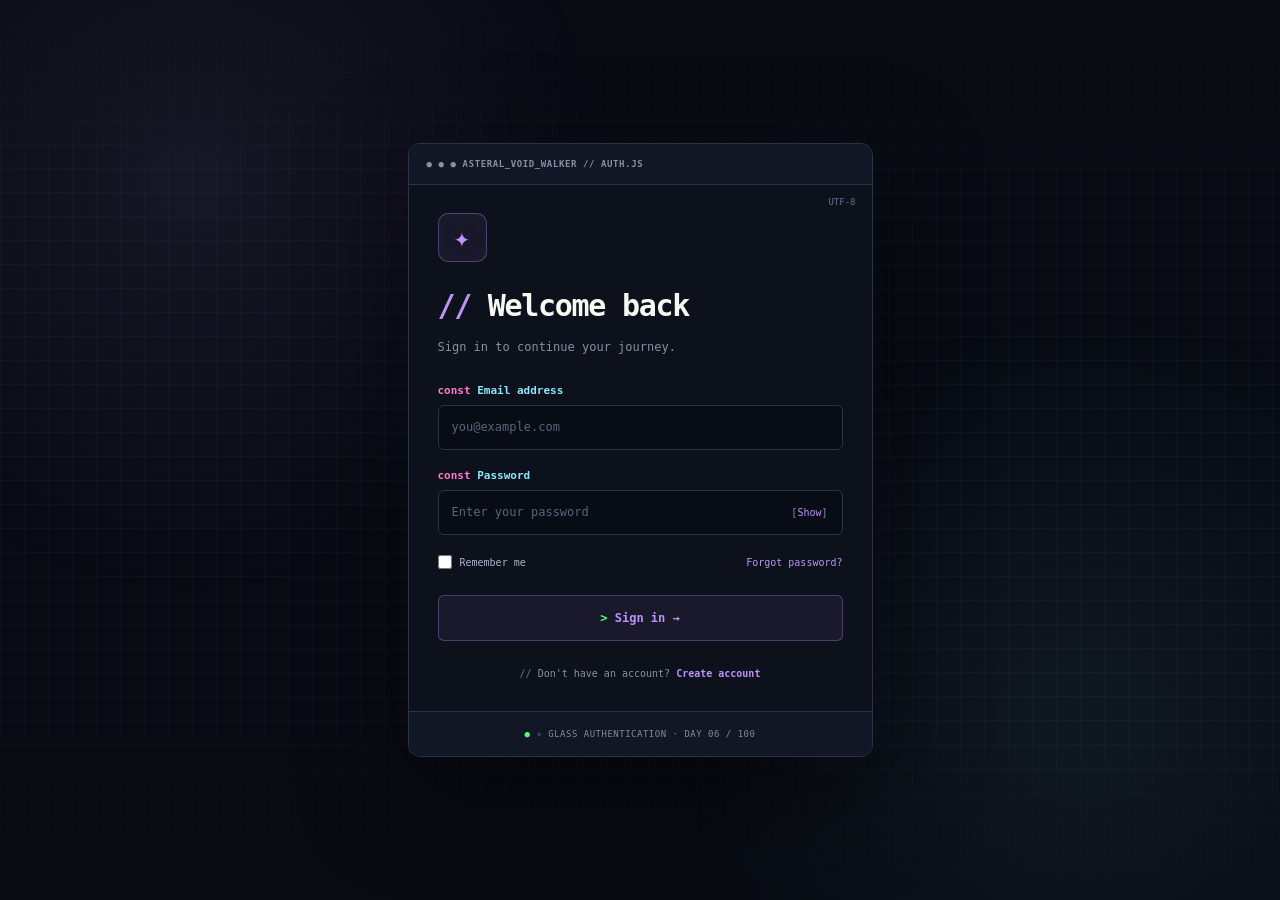
<file: Portoflio/login/index.html>
<!DOCTYPE html>
<html lang="en">

<head>
    <meta charset="UTF-8">
    <meta name="viewport" content="width=device-width, initial-scale=1.0">
    <meta name="theme-color" content="#090914">
    <title>Day #6 Login Project| Asteral Void Walker</title>
    <link rel="stylesheet" href="style.css">
    <script src="script.js" defer></script>
</head>

<body>
    <main class="auth-card">
        <div class="logo">✦</div>

        <!-- Sign In Screen -->
        <section id="loginScreen" class="auth-screen">
            <h1>Welcome back</h1>
            <p class="subtitle">Sign in to continue your journey.</p>

            <form id="loginForm">
                <label for="loginEmail">Email address</label>
                <input id="loginEmail" type="email" placeholder="you@example.com" autocomplete="email" required>

                <label for="loginPassword">Password</label>
                <div class="password-box">
                    <input id="loginPassword" type="password" placeholder="Enter your password"
                        autocomplete="current-password" required minlength="8">
                    <button type="button" class="toggle-password" data-target="loginPassword">Show</button>
                </div>

                <div class="options">
                    <label class="check">
                        <input type="checkbox" id="rememberMe">
                        Remember me
                    </label>
                    <a href="#forgot" id="forgotLink">Forgot password?</a>
                </div>

                <button class="submit" type="submit">Sign in →</button>
                <p id="loginMessage" class="message" role="status"></p>
            </form>

            <p class="footer">
                Don't have an account?
                <a href="#signup" id="showSignup">Create account</a>
            </p>
        </section>

        <!-- Create Account Screen -->
        <section id="signupScreen" class="auth-screen" hidden>
            <h1>Create account</h1>
            <p class="subtitle">Start your journey with us.</p>

            <form id="signupForm">
                <label for="fullName">Full name</label>
                <input id="fullName" type="text" placeholder="Your full name" autocomplete="name" required minlength="2"
                    maxlength="80">

                <label for="signupEmail">Email address</label>
                <input id="signupEmail" type="email" placeholder="you@example.com" autocomplete="email" required>

                <label for="signupPassword">Create password</label>
                <div class="password-box">
                    <input id="signupPassword" type="password" placeholder="At least 8 characters"
                        autocomplete="new-password" required minlength="8">
                    <button type="button" class="toggle-password" data-target="signupPassword">Show</button>
                </div>

                <div class="strength-track">
                    <div id="strengthBar"></div>
                </div>
                <p id="strengthText" class="strength-text">
                    Password strength: Enter a password
                </p>

                <label for="confirmPassword">Confirm password</label>
                <div class="password-box">
                    <input id="confirmPassword" type="password" placeholder="Repeat your password"
                        autocomplete="new-password" required minlength="8">
                    <button type="button" class="toggle-password" data-target="confirmPassword">Show</button>
                </div>

                <label class="check terms">
                    <input type="checkbox" id="acceptTerms" required>
                    I agree to the demo terms.
                </label>

                <button class="submit" type="submit">Create account →</button>
                <p id="signupMessage" class="message" role="status"></p>
            </form>

            <p class="footer">
                Already have an account?
                <a href="#login" id="showLogin">Sign in</a>
            </p>
        </section>

        <p class="security-note">✧ GLASS AUTHENTICATION · DAY 06 / 100</p>
    </main>
</body>

</html>
</file>
<file: Portoflio/login/style.css>
/* ==================================================
   ASTERAL VOID WALKER // AUTH ENGINE
   BUILD: 0.6.0
   MODULE: GLASS_AUTH
   STATUS: SYSTEM INITIALIZED
================================================== */

:root {
    --bg: #080b12;
    --panel: #0d111b;
    --panel-light: #121927;
    --purple: #bd93f9;
    --blue: #8be9fd;
    --green: #50fa7b;
    --pink: #ff79c6;
    --yellow: #f1fa8c;
    --text: #f8f8f2;
    --muted: #8791a5;
    --border: #293449;
    --font-code: "Cascadia Code", "JetBrains Mono",
        "Consolas", monospace;
}

* {
    box-sizing: border-box;
    margin: 0;
    padding: 0;
}

[hidden] {
    display: none !important;
}

body {
    min-height: 100vh;
    min-height: 100dvh;
    display: grid;
    place-items: center;
    position: relative;
    isolation: isolate;
    overflow-x: hidden;
    padding: 30px 18px;
    background: var(--bg);
    color: var(--text);
    font-family: var(--font-code);
    font-size: 13px;
}

/* EDITOR GRID */

body::before {
    content: "";
    position: fixed;
    inset: 0;
    z-index: -2;
    pointer-events: none;
    background-image:
        linear-gradient(#8be9fd08 1px, transparent 1px),
        linear-gradient(90deg, #8be9fd08 1px, transparent 1px);
    background-size: 24px 24px;
    mask-image: linear-gradient(to bottom,
            transparent,
            black 20%,
            black 80%,
            transparent);
}

/* TERMINAL AMBIENT LIGHT */

body::after {
    content: "";
    position: fixed;
    inset: 0;
    z-index: -1;
    pointer-events: none;
    background:
        radial-gradient(circle at 15% 20%,
            #bd93f916,
            transparent 32%),
        radial-gradient(circle at 85% 80%,
            #8be9fd10,
            transparent 32%);
    animation: environment 12s ease-in-out infinite alternate;
}

/* MAIN EDITOR WINDOW */

.auth-card {
    position: relative;
    width: min(100%, 465px);
    max-height: calc(100vh - 60px);
    max-height: calc(100dvh - 60px);
    overflow-y: auto;
    overscroll-behavior: contain;
    padding: 29px;
    border: 1px solid var(--border);
    border-radius: 12px;
    background: var(--panel);
    box-shadow:
        0 30px 100px #0008,
        0 0 40px #bd93f90b;
    animation: windowOpen 0.6s ease both;
}

/* EDITOR TITLE BAR */

.auth-card::before {
    content: "●  ●  ●       ASTERAL_VOID_WALKER  //  AUTH.JS";
    position: relative;
    display: block;
    margin: -29px -29px 28px;
    padding: 15px 18px;
    border-bottom: 1px solid var(--border);
    background: #111725;
    color: var(--muted);
    font-family: var(--font-code);
    font-size: 9px;
    font-weight: 700;
    letter-spacing: 0.6px;
    white-space: nowrap;
    overflow: hidden;
}

/* Hide the decorative original corner if present */
.auth-card::after {
    content: "UTF-8";
    position: absolute;
    top: 53px;
    right: 16px;
    color: #62718a;
    font-size: 9px;
    pointer-events: none;
}

/* APP ICON */

.logo {
    width: 49px;
    height: 49px;
    display: grid;
    place-items: center;
    margin-bottom: 24px;
    border: 1px solid #bd93f958;
    border-radius: 10px;
    background: #bd93f910;
    color: var(--purple);
    font-size: 27px;
    box-shadow: inset 0 0 20px #bd93f908;
    animation: iconPulse 4s ease-in-out infinite;
}

/* SCREEN CONTENT */

.auth-screen {
    animation: screenEnter 0.3s ease both;
}

h1 {
    margin-bottom: 11px;
    color: var(--text);
    font-size: clamp(25px, 5vw, 30px);
    font-weight: 700;
    letter-spacing: -1.3px;
    line-height: 1.3;
}

h1::before {
    content: "// ";
    color: var(--purple);
}

.subtitle {
    color: var(--muted);
    font-size: 12px;
    line-height: 1.9;
}

/* FORM */

form {
    margin-top: 25px;
}

form>label:not(.check) {
    display: block;
    margin: 19px 0 8px;
    color: var(--blue);
    font-size: 11px;
    font-weight: 600;
}

form>label:not(.check)::before {
    content: "const ";
    color: var(--pink);
}

input:not([type="checkbox"]) {
    width: 100%;
    min-width: 0;
    min-height: 45px;
    padding: 12px 13px;
    border: 1px solid #293449;
    border-radius: 6px;
    outline: none;
    background: #080c14;
    color: var(--green);
    font-family: var(--font-code);
    font-size: 12px;
    transition:
        border-color 0.2s,
        box-shadow 0.2s,
        background 0.2s;
}

input::placeholder {
    color: #59657b;
}

input:not([type="checkbox"]):hover {
    border-color: #52617a;
}

input:not([type="checkbox"]):focus {
    border-color: var(--blue);
    background: #0a101b;
    box-shadow:
        0 0 0 2px #8be9fd12,
        0 0 20px #8be9fd09;
}

.password-box {
    position: relative;
}

.password-box input {
    padding-right: 65px;
}

.toggle-password {
    position: absolute;
    top: 50%;
    right: 10px;
    transform: translateY(-50%);
    padding: 5px;
    border: none;
    background: transparent;
    color: var(--purple);
    font-family: var(--font-code);
    font-size: 10px;
    cursor: pointer;
}

.toggle-password::before {
    content: "[";
    color: var(--muted);
}

.toggle-password::after {
    content: "]";
    color: var(--muted);
}

.toggle-password:hover {
    color: var(--blue);
}

/* CHECKBOXES AND LINKS */

.options {
    display: flex;
    justify-content: space-between;
    align-items: center;
    flex-wrap: wrap;
    gap: 12px;
    margin: 19px 0;
    font-size: 10px;
}

.check {
    display: flex;
    align-items: center;
    gap: 8px;
    color: #aab5c8;
    font-size: 10px;
    line-height: 1.7;
    cursor: pointer;
}

.check input[type="checkbox"] {
    width: 14px;
    height: 14px;
    accent-color: var(--purple);
    cursor: pointer;
}

a {
    color: var(--purple);
    text-decoration: none;
    transition: color 0.2s;
}

a:hover {
    color: var(--blue);
}

/* EXECUTION BUTTON */

.submit {
    position: relative;
    width: 100%;
    min-height: 46px;
    margin-top: 5px;
    padding: 12px;
    overflow: hidden;
    border: 1px solid #bd93f950;
    border-radius: 6px;
    background: #bd93f912;
    color: var(--purple);
    font-family: var(--font-code);
    font-size: 12px;
    font-weight: 700;
    cursor: pointer;
    transition:
        background 0.2s,
        color 0.2s,
        border-color 0.2s,
        transform 0.2s,
        box-shadow 0.2s;
}

.submit::before {
    content: "> ";
    color: var(--green);
}

.submit:hover {
    transform: translateY(-2px);
    border-color: var(--purple);
    background: #bd93f926;
    color: white;
    box-shadow: 0 0 24px #bd93f916;
}

.submit:active {
    transform: translateY(0);
}

.submit:focus-visible,
.toggle-password:focus-visible {
    outline: 2px solid var(--blue);
    outline-offset: 4px;
}

/* SYSTEM MESSAGES */

.message {
    min-height: 0;
    margin-top: 13px;
    color: var(--green);
    font-size: 11px;
    line-height: 1.8;
    overflow-wrap: anywhere;
}

/* ACCOUNT SWITCH */

.footer {
    margin-top: 23px;
    color: var(--muted);
    font-size: 10px;
    text-align: center;
    line-height: 2;
}

.footer::before {
    content: "// ";
    color: #62718a;
}

.footer a {
    font-weight: 700;
}

/* PASSWORD STRENGTH */

.strength-track {
    height: 4px;
    margin-top: 10px;
    overflow: hidden;
    border: 1px solid #293449;
    border-radius: 2px;
    background: #080c14;
}

#strengthBar {
    width: 0;
    height: 100%;
    border-radius: inherit;
    background: var(--purple);
    transition:
        width 0.3s ease,
        background-color 0.3s ease;
}

.strength-text {
    margin-top: 8px;
    color: var(--muted);
    font-size: 10px;
    line-height: 1.7;
}

/* TERMS */

.terms {
    margin: 17px 0;
}

/* STATUS BAR */

.security-note {
    margin: 27px -29px -29px;
    padding: 14px 18px;
    border-top: 1px solid var(--border);
    background: #111725;
    color: #7f8ca4;
    font-family: var(--font-code);
    font-size: 9px;
    letter-spacing: 0.5px;
    line-height: 1.8;
    text-align: center;
}

.security-note::before {
    content: "● ";
    color: var(--green);
}

/* ANIMATIONS */

@keyframes windowOpen {
    from {
        opacity: 0;
        transform: translateY(15px) scale(0.99);
    }

    to {
        opacity: 1;
        transform: translateY(0) scale(1);
    }
}

@keyframes screenEnter {
    from {
        opacity: 0;
        transform: translateY(5px);
    }

    to {
        opacity: 1;
        transform: translateY(0);
    }
}

@keyframes environment {
    from {
        opacity: 0.6;
        transform: scale(1);
    }

    to {
        opacity: 1;
        transform: scale(1.08);
    }
}

@keyframes iconPulse {

    0%,
    100% {
        box-shadow: inset 0 0 20px #bd93f908;
    }

    50% {
        box-shadow:
            inset 0 0 20px #bd93f916,
            0 0 18px #bd93f912;
    }
}

/* MOBILE */

@media (max-width: 440px) {
    body {
        padding: 14px;
    }

    .auth-card {
        max-height: calc(100vh - 28px);
        max-height: calc(100dvh - 28px);
        padding: 23px;
        border-radius: 9px;
    }

    .auth-card::before {
        margin: -23px -23px 24px;
        padding: 14px 12px;
        font-size: 8px;
    }

    .auth-card::after {
        top: 49px;
    }

    h1 {
        font-size: 25px;
    }

    .security-note {
        margin: 24px -23px -23px;
        padding: 13px 8px;
        font-size: 8px;
    }
}

/* REDUCED MOTION */

@media (prefers-reduced-motion: reduce) {

    *,
    *::before,
    *::after {
        animation-duration: 0.01ms !important;
        animation-iteration-count: 1 !important;
        transition-duration: 0.01ms !important;
    }
}
</file>
